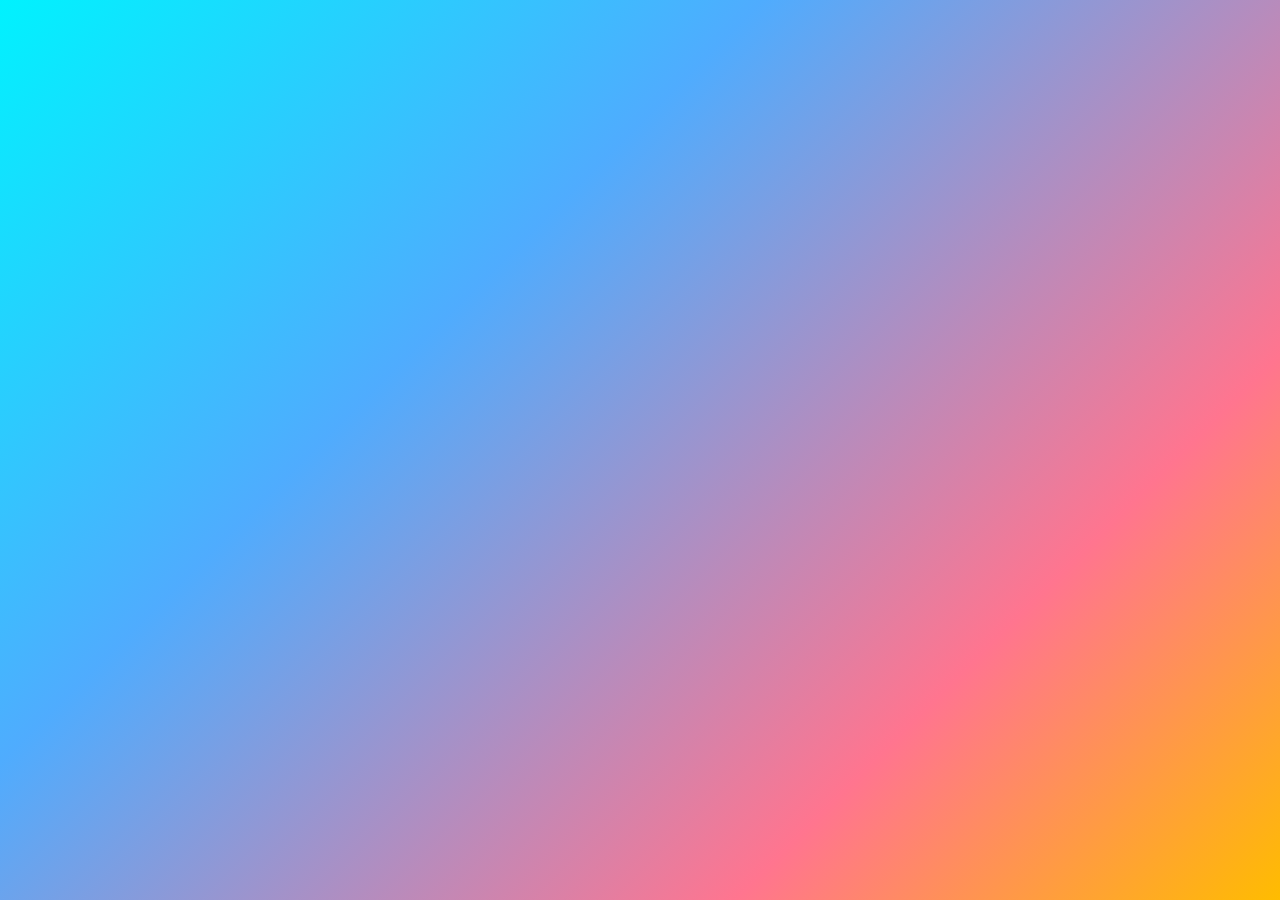
<file: index.html>
<!DOCTYPE html>
<html lang="en">
<head>
    <meta charset="UTF-8">
    <meta name="viewport" content="width=device-width, initial-scale=1.0">
    <title>✧*̥ cdcord // tropical beach client *̥✧</title>
    
    <style>
        * {
            margin: 0;
            padding: 0;
            box-sizing: border-box;
        }
        body {
            height: 100vh;
            display: flex;
            flex-direction: column;
            font-family: 'Segoe UI', -apple-system, BlinkMacSystemFont, Roboto, sans-serif;
            color: #032b30;
            overflow: hidden;
            background: linear-gradient(135deg, #00f2fe 0%, #4facfe 35%, #ff758f 75%, #ffbc00 100%) !important;
            background-attachment: fixed;
            cursor: url("data:image/svg+xml;utf8,<svg xmlns='http://w3.org' width='40' height='40' style='font-size:24px'><text y='24'>🌺</text></svg>"), auto;
        }
        a, button, input, .server-icon, .channel-item {
            cursor: url("data:image/svg+xml;utf8,<svg xmlns='http://w3.org' width='40' height='40' style='font-size:24px'><text y='24'>✨</text></svg>"), pointer;
        }

        /* --- SIGN UP & LOGIN GATES --- */
        .auth-wrapper {
            position: fixed;
            top: 0; left: 0; width: 100vw; height: 100vh;
            background: rgba(0, 0, 0, 0.15);
            backdrop-filter: blur(25px);
            -webkit-backdrop-filter: blur(25px);
            z-index: 9999;
            display: flex;
            align-items: center;
            justify-content: center;
        }
        .auth-box {
            background: rgba(255, 255, 255, 0.85);
            border: 2px solid rgba(255,255,255,0.7);
            border-radius: 24px;
            padding: 40px;
            width: 90%;
            max-width: 420px;
            box-shadow: 0 20px 50px rgba(0,0,0,0.15);
            text-align: center;
        }
        .auth-box h2 { font-size: 28px; margin-bottom: 8px; color: #032b30; font-weight: 800; }
        .auth-box p { font-size: 14px; color: #1b5a63; margin-bottom: 24px; font-weight: 500; }
        .input-group { text-align: left; margin-bottom: 16px; width: 100%; }
        .input-group label { display: block; font-size: 11px; text-transform: uppercase; font-weight: 800; color: #032b30; margin-bottom: 6px; letter-spacing: 0.5px; }
        .input-group input { width: 100%; padding: 12px 16px; border-radius: 30px; border: 2px solid rgba(255,255,255,0.8); background: rgba(255,255,255,0.6); font-size: 14px; outline: none; color: #032b30; }
        .auth-btn { width: 100%; padding: 14px; border: none; border-radius: 30px; background: linear-gradient(135deg, #ff9ff3 0%, #f368e0 100%); color: white; font-weight: 700; font-size: 15px; box-shadow: 0 4px 15px rgba(243,104,224,0.3); margin-top: 10px; margin-bottom: 15px; }
        .auth-switch { font-size: 13px; color: #032b30; font-weight: 500; }
        .auth-switch span { color: #ff3366; font-weight: 700; text-decoration: underline; }

        /* ---------------- APP FRAMEWORK ---------------- */
        header { background: rgba(255, 255, 255, 0.25); backdrop-filter: blur(20px); -webkit-backdrop-filter: blur(20px); padding: 10px 25px; border-bottom: 2px solid rgba(255, 255, 255, 0.4); display: flex; justify-content: space-between; align-items: center; height: 60px; }
        .brand-logo { font-size: 26px; font-weight: 800; color: #032b30; letter-spacing: -1px; text-transform: lowercase; }
        .brand-logo span { color: #ff3366; font-size: 14px; font-weight: 800; vertical-align: super; margin-left: 2px; }

        .main-container { display: flex; flex: 1; overflow: hidden; padding: 15px; gap: 12px; height: calc(100vh - 60px); }
        .server-sidebar { width: 72px; background: rgba(255, 255, 255, 0.25); backdrop-filter: blur(20px); border-radius: 24px; border: 2px solid rgba(255, 255, 255, 0.4); display: flex; flex-direction: column; align-items: center; padding-top: 15px; gap: 12px; }
        .server-icon { width: 46px; height: 46px; border-radius: 50%; background: linear-gradient(180deg, #ff9ff3 0%, #f368e0 100%); display: flex; align-items: center; justify-content: center; font-weight: 700; color: white; font-size: 18px; border: 2px solid white; }
        .server-icon.active { border-radius: 16px; background: linear-gradient(135deg, #00f2fe 0%, #4facfe 100%); color: #032b30; }
        
        .channel-sidebar { width: 240px; background: rgba(255, 255, 255, 0.35); backdrop-filter: blur(20px); border-radius: 24px; border: 2px solid rgba(255, 255, 255, 0.4); display: flex; flex-direction: column; overflow: hidden; justify-content: space-between; }
        .sidebar-top { display: flex; flex-direction: column; width: 100%; }
        .server-title-bar { padding: 18px; font-size: 16px; font-weight: 800; border-bottom: 1px solid rgba(255,255,255,0.3); text-align: left; }
        .channel-list { padding: 15px 10px; display: flex; flex-direction: column; gap: 4px; overflow-y: auto; }
        .category-title { font-size: 11px; text-transform: uppercase; font-weight: 800; color: #1b5a63; margin-top: 12px; padding-left: 8px; text-align: left; }
        .channel-item { padding: 9px 14px; border-radius: 30px; display: flex; align-items: center; gap: 8px; font-size: 14px; font-weight: 700; color: #032b30; }
        .channel-item::before { content: '#'; font-weight: 800; color: #ff758f; }
        .channel-item.active { background: rgba(255, 255, 255, 0.6); color: #000; }
        
        /* User Footer Layout Block */
        .user-footer-container { display: flex; align-items: center; justify-content: space-between; padding: 10px; background: rgba(255,255,255,0.2); border-top: 1px solid rgba(255,255,255,0.3); gap: 4px; }
        .user-footer { display: flex; align-items: center; gap: 10px; text-decoration: none; color: inherit; padding: 6px; border-radius: 12px; flex: 1; }
        .user-footer:hover { background: rgba(255,255,255,0.3); }
        .user-avatar-wrapper { position: relative; display: inline-block; }
        .user-avatar { width: 32px; height: 32px; border-radius: 50%; background: #ff758f; border: 2px solid white; }
        .status-dot { position: absolute; bottom: -2px; right: -2px; width: 12px; height: 12px; border-radius: 50%; border: 2px solid #fff; background: #2ed573; }
        .user-info { text-align: left; }
        .user-name { font-size: 13px; font-weight: 700; color: #000; max-width: 100px; overflow: hidden; text-overflow: ellipsis; white-space: nowrap; }
        .user-tag { font-size: 11px; color: #1b5a63; max-width: 100px; overflow: hidden; text-overflow: ellipsis; white-space: nowrap; }
        
        /* Neon Log Out Button Style */
        .logout-btn { background: transparent; border: none; font-size: 16px; padding: 8px; border-radius: 50%; display: flex; align-items: center; justify-content: center; color: #032b30; transition: background 0.2s; }
        .logout-btn:hover { background: rgba(255, 77, 109, 0.2); color: #ff4d6d; }

        .chat-area { flex: 1; background: rgba(255, 255, 255, 0.4); backdrop-filter: blur(20px); border-radius: 24px; border: 2px solid rgba(255, 255, 255, 0.4); display: flex; flex-direction: column; overflow: hidden; }
        .chat-header { padding: 16px 20px; border-bottom: 1px solid rgba(255,255,255,0.3); font-size: 15px; font-weight: 800; text-align: left; }
        .chat-header::before { content: '#'; color: #ff758f; margin-right: 4px; }
        
        .marquee-banner { background: linear-gradient(90deg, #ff9ff3, #f368e0); color: white; padding: 6px 0; font-size: 12px; font-weight: 800; overflow: hidden; white-space: nowrap; border-bottom: 1px solid rgba(255,255,255,0.3); }
        .marquee-text { display: inline-block; padding-left: 100%; animation: marquee 15s linear infinite; }
        @keyframes marquee { 0% { transform: translate3d(0, 0, 0); } 100% { transform: translate3d(-100%, 0, 0); } }

        .custom-search-container { margin: 15px 20px 5px 20px; background: rgba(255,255,255,0.3); padding: 10px; border-radius: 30px; border: 1px solid rgba(255,255,255,0.4); display: flex; align-items: center; justify-content: space-between; }
        .custom-search-container input { padding: 8px 15px; border-radius: 20px; border: none; width: 60%; font-size: 13px; color: #032b30; background: rgba(255,255,255,0.5); outline: none; }
        .search-go-btn { background: linear-gradient(135deg, #ff9ff3 0%, #f368e0 100%); border: none; color: white; padding: 8px 14px; border-radius: 20px; font-weight: 700; font-size: 12px; }

        .message-stream { flex: 1; padding: 20px; display: flex; flex-direction: column; gap: 16px; overflow-y: auto; }
        .msg-card { display: flex; gap: 14px; text-align: left; }
        .msg-avatar { width: 38px; height: 38px; border-radius: 50%; background: #4facfe; border: 2px solid white; flex-shrink: 0; }
        .msg-avatar.pink { background: #ff9ff3; }
        .msg-avatar.green { background: #70e000; }
        .msg-details { display: flex; flex-direction: column; }
        .msg-author { font-size: 14px; font-weight: 700; color: #000; }
        .msg-time { font-size: 11px; color: #1b5a63; font-weight: 500; margin-left: 6px; }
        .msg-body { font-size: 14px; color: #032b30; margin-top: 3px; font-weight: 500; }
        
        .chat-input-bar { padding: 20px; }
        .input-box-wrapper { background: rgba(255, 255, 255, 0.6); border: 2px solid rgba(255, 255, 255, 0.7); border-radius: 30px; padding: 12px 20px; display: flex; align-items: center; }
        .input-box-wrapper input { flex: 1; background: transparent; border: none; outline: none; font-size: 14px; font-weight: 500; color: #032b30; }
        .send-btn { background: linear-gradient(135deg, #ff9ff3 0%, #f368e0 100%); border: none; color: white; padding: 7px 18px; border-radius: 20px; font-weight: 700; margin-left: 10px; font-size: 12px; }
    </style>
    
    <!-- 🔄 LIVE AUTO-LOGIN BYPASS LAYER -->
    <script>
        (function () {
</file>
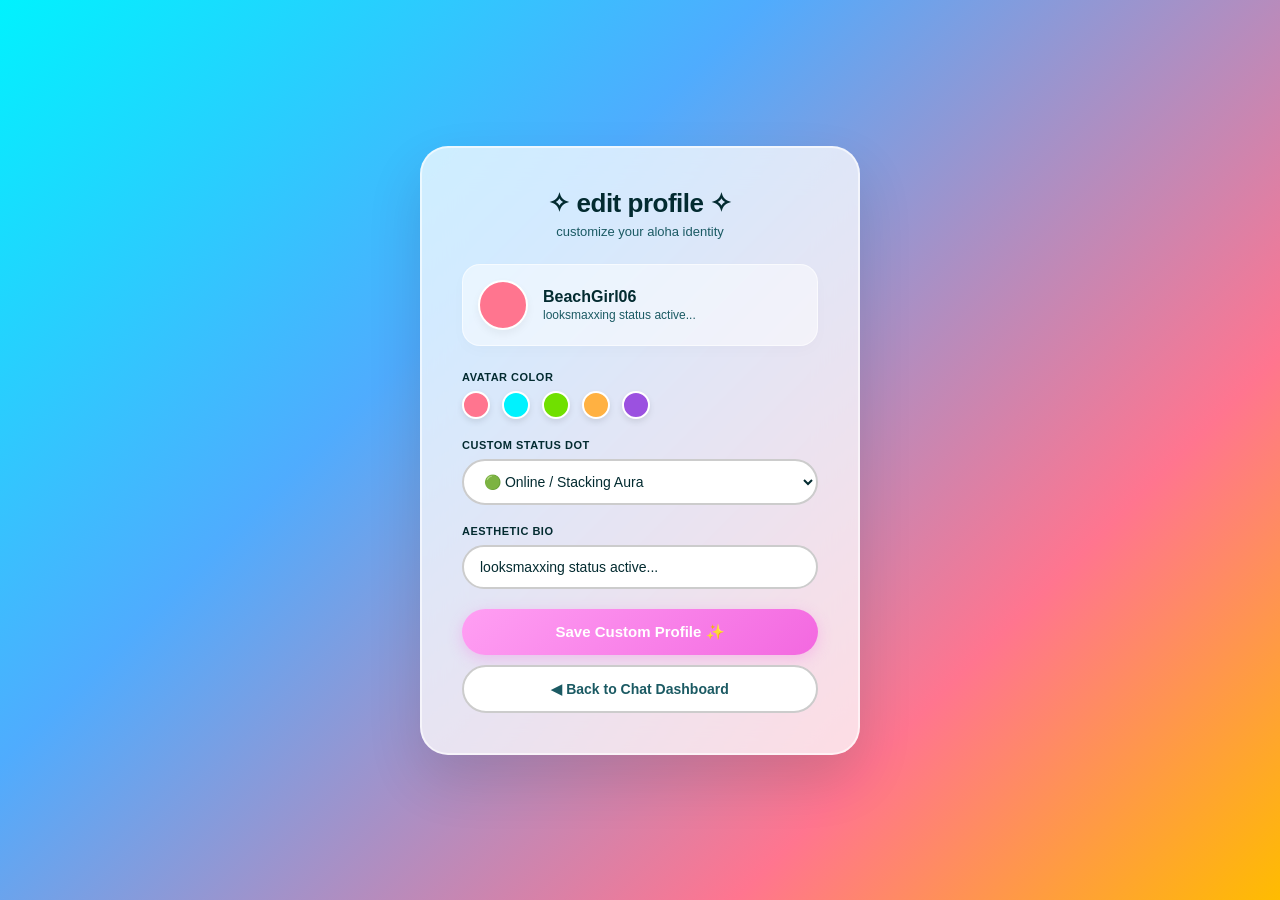
<file: profile.html>
<!DOCTYPE html>
<html lang="en">
<head>
    <meta charset="UTF-8">
    <meta name="viewport" content="width=device-width, initial-scale=1.0">
    <title>✧*̥ cdcord // style your profile *̥✧</title>
    <style>
        /* Y2K Tropical Frutiger Aero Reset */
        * {
            margin: 0;
            padding: 0;
            box-sizing: border-box;
            font-family: Arial, sans-serif;
        }
        body {
            height: 100vh;
            display: flex;
            align-items: center;
            justify-content: center;
            background: linear-gradient(135deg, #00f2fe 0%, #4facfe 35%, #ff758f 75%, #ffbc00 100%);
            background-attachment: fixed;
            
            /* Unblockable Hibiscus Cursor Hook */
            cursor: url("data:image/svg+xml;utf8,<svg xmlns='http://w3.org' width='40' height='40' style='font-size:24px'><text y='24'>🌺</text></svg>"), auto;
        }

        /* High-Gloss Aero Glass Profile Container Frame */
        .profile-container {
            background: rgba(255, 255, 255, 0.75);
            border: 2px solid rgba(255, 255, 255, 0.6);
            backdrop-filter: blur(20px);
            -webkit-backdrop-filter: blur(20px);
            border-radius: 28px;
            padding: 40px;
            width: 90%;
            max-width: 440px;
            box-shadow: 0 25px 55px rgba(0,0,0,0.12);
            text-align: center;
        }

        h3 { font-size: 26px; margin-bottom: 5px; color: #032b30; letter-spacing: -0.5px; }
        .subtitle { font-size: 13px; color: #1b5a63; margin-bottom: 25px; font-weight: 500; }

        /* Y2K Live Profile Preview Card Widget */
        .profile-preview-card {
            background: rgba(255, 255, 255, 0.5);
            border: 1px solid rgba(255,255,255,0.6);
            border-radius: 18px;
            padding: 15px;
            display: flex;
            align-items: center;
            gap: 15px;
            margin-bottom: 25px;
            box-shadow: 0 5px 15px rgba(0,0,0,0.02);
            text-align: left;
        }
        .preview-avatar {
            width: 50px; height: 50px;
            border-radius: 50%;
            border: 2px solid #fff;
            box-shadow: 0 4px 8px rgba(0,0,0,0.05);
            background: #ff758f;
        }
        .preview-info h4 { font-size: 16px; color: #032b30; font-weight: 700; }
        .preview-info p { font-size: 12px; color: #1b5a63; font-weight: 500; margin-top: 2px; }

        /* Layout Customizer Inputs */
        .input-group { text-align: left; margin-bottom: 20px; width: 100%; }
        .input-group label { display: block; font-size: 11px; text-transform: uppercase; font-weight: 800; color: #032b30; margin-bottom: 8px; letter-spacing: 0.5px; }
        
        .color-picker-grid { display: flex; gap: 12px; }
        .color-dot { width: 28px; height: 28px; border-radius: 50%; border: 2px solid #fff; box-shadow: 0 3px 6px rgba(0,0,0,0.1); cursor: url("data:image/svg+xml;utf8,<svg xmlns='http://w3.org' width='40' height='40' style='font-size:24px'><text y='24'>✨</text></svg>"), pointer; }
        
        .styled-select, .styled-input {
            width: 100%; padding: 12px 16px; border-radius: 30px; border: 2px solid #ccc; background: #fff; font-size: 14px; outline: none; color: #032b30; font-weight: 500;
        }

        /* 3D Liquid Aqua Buttons */
        .action-btn { 
            display: block; width: 100%; padding: 14px; border: none; border-radius: 30px; 
            font-weight: 700; font-size: 15px; text-align: center; text-decoration: none; cursor: url("data:image/svg+xml;utf8,<svg xmlns='http://w3.org' width='40' height='40' style='font-size:24px'><text y='24'>✨</text></svg>"), pointer; margin-top: 10px;
        }
        .btn-pink { background: linear-gradient(135deg, #ff9ff3 0%, #f368e0 100%); color: white; box-shadow: 0 4px 15px rgba(243,104,224,0.3); }
        .btn-blue { background: #fff; border: 2px solid #ccc; color: #1b5a63; font-size: 14px; }
    </style>
</head>
<body>

    <!-- Main Profile Editor Panel -->
    <div class="profile-container">
        <h3>✧ edit profile ✧</h3>
        <p class="subtitle">customize your aloha identity</p>
        
        <!-- Live Preview UI Component -->
        <div class="profile-preview-card">
            <div class="preview-avatar" id="avatarPreview"></div>
            <div class="preview-info">
                <h4 id="userPreview">BeachGirl06</h4>
                <p id="bioPreview">looksmaxxing status active...</p>
            </div>
        </div>

        <!-- Avatar Asset Shading Options -->
        <div class="input-group">
            <label>Avatar Color</label>
            <div class="color-picker-grid">
                <div class="color-dot" style="background: #ff758f;" onclick="updateColor('#ff758f')"></div>
                <div class="color-dot" style="background: #00f2fe;" onclick="updateColor('#00f2fe')"></div>
                <div class="color-dot" style="background: #70e000;" onclick="updateColor('#70e000')"></div>
                <div class="color-dot" style="background: #ffb142;" onclick="updateColor('#ffb142')"></div>
                <div class="color-dot" style="background: #9b51e0;" onclick="updateColor('#9b51e0')"></div>
            </div>
        </div>

        <!-- Status Indicator options -->
        <div class="input-group">
            <label>Custom Status Dot</label>
            <select id="statusSelect" class="styled-select" onchange="updateLivePreview()">
                <option value="🟢">🟢 Online / Stacking Aura</option>
                <option value="🌙">🌙 Idle / Mewing Streak</option>
                <option value="🔴">🔴 Do Not Disturb / Cooking</option>
                <option value="⚫">⚫ Invisible / Cloaked</option>
            </select>
        </div>

        <!-- Brainrot text inputs -->
        <div class="input-group">
            <label>Aesthetic Bio</label>
            <input type="text" id="bioInput" class="styled-input" placeholder="Enter brainrot tagline..." value="looksmaxxing status active..." oninput="updateLivePreview()">
        </div>

        <!-- Save and Back Button Blocks -->
        <button class="action-btn btn-pink" onclick="saveProfileChanges()">Save Custom Profile ✨</button>
        <a href="index.html" class="action-btn btn-blue">◀ Back to Chat Dashboard</a>
    </div>

    <!-- Interface Script Logic Node (LocalStorage Syncing) -->
    <script>
        let currentBgColor = '#ff758f';

        // Auto load saved data if it exists in Chromebook browser storage cache
        window.onload = function() {
            const storedUser = localStorage.getItem('currentUser') || 'BeachGirl06';
            document.getElementById('userPreview').innerText = storedUser;
            
            const storedColor = localStorage.getItem('profileColor');
            const storedBio = localStorage.getItem('profileBio');
            
            if(storedColor) updateColor(storedColor);
            if(storedBio) {
                document.getElementById('bioInput').value = storedBio;
                document.getElementById('bioPreview').innerText = storedBio;
            }
        };

        function updateColor(color) {
            currentBgColor = color;
            document.getElementById('avatarPreview').style.background = color;
        }

        function updateLivePreview() {
            const bioText = document.getElementById('bioInput').value;
            document.getElementById('bioPreview').innerText = bioText || 'No bio text set...';
        }

        function saveProfileChanges() {
            const bioValue = document.getElementById('bioInput').value.trim();
            const statusValue = document.getElementById('statusSelect').value;

            // Committing values safely to the offline memory structures
            localStorage.setItem('profileColor', currentBgColor);
            localStorage.setItem('profileBio', bioValue);
            localStorage.setItem('profileStatus', statusValue);

            alert('Profile saved! Redirecting to beach club... 🌺');
            window.location.href = 'index.html'; // Same-tab bounce back to chats
        }
    </script>
</body>
</html>
</file>
